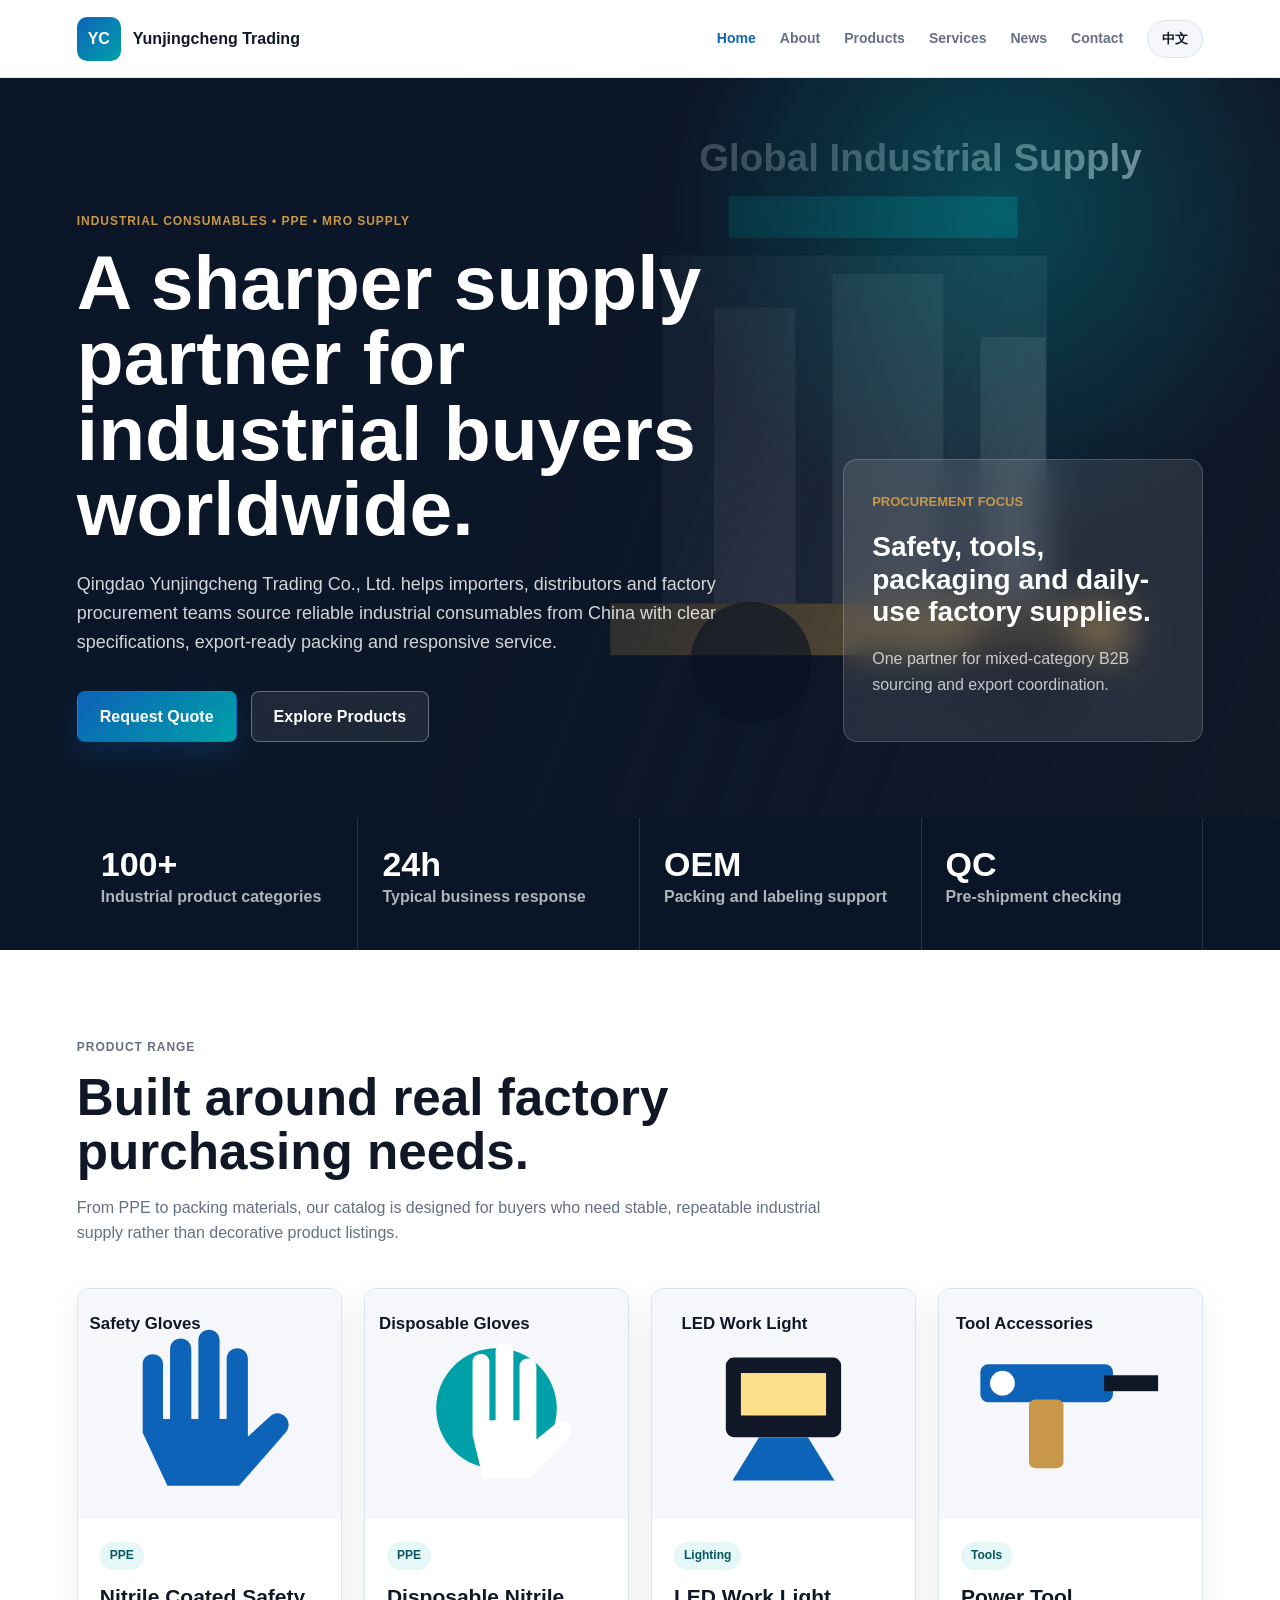
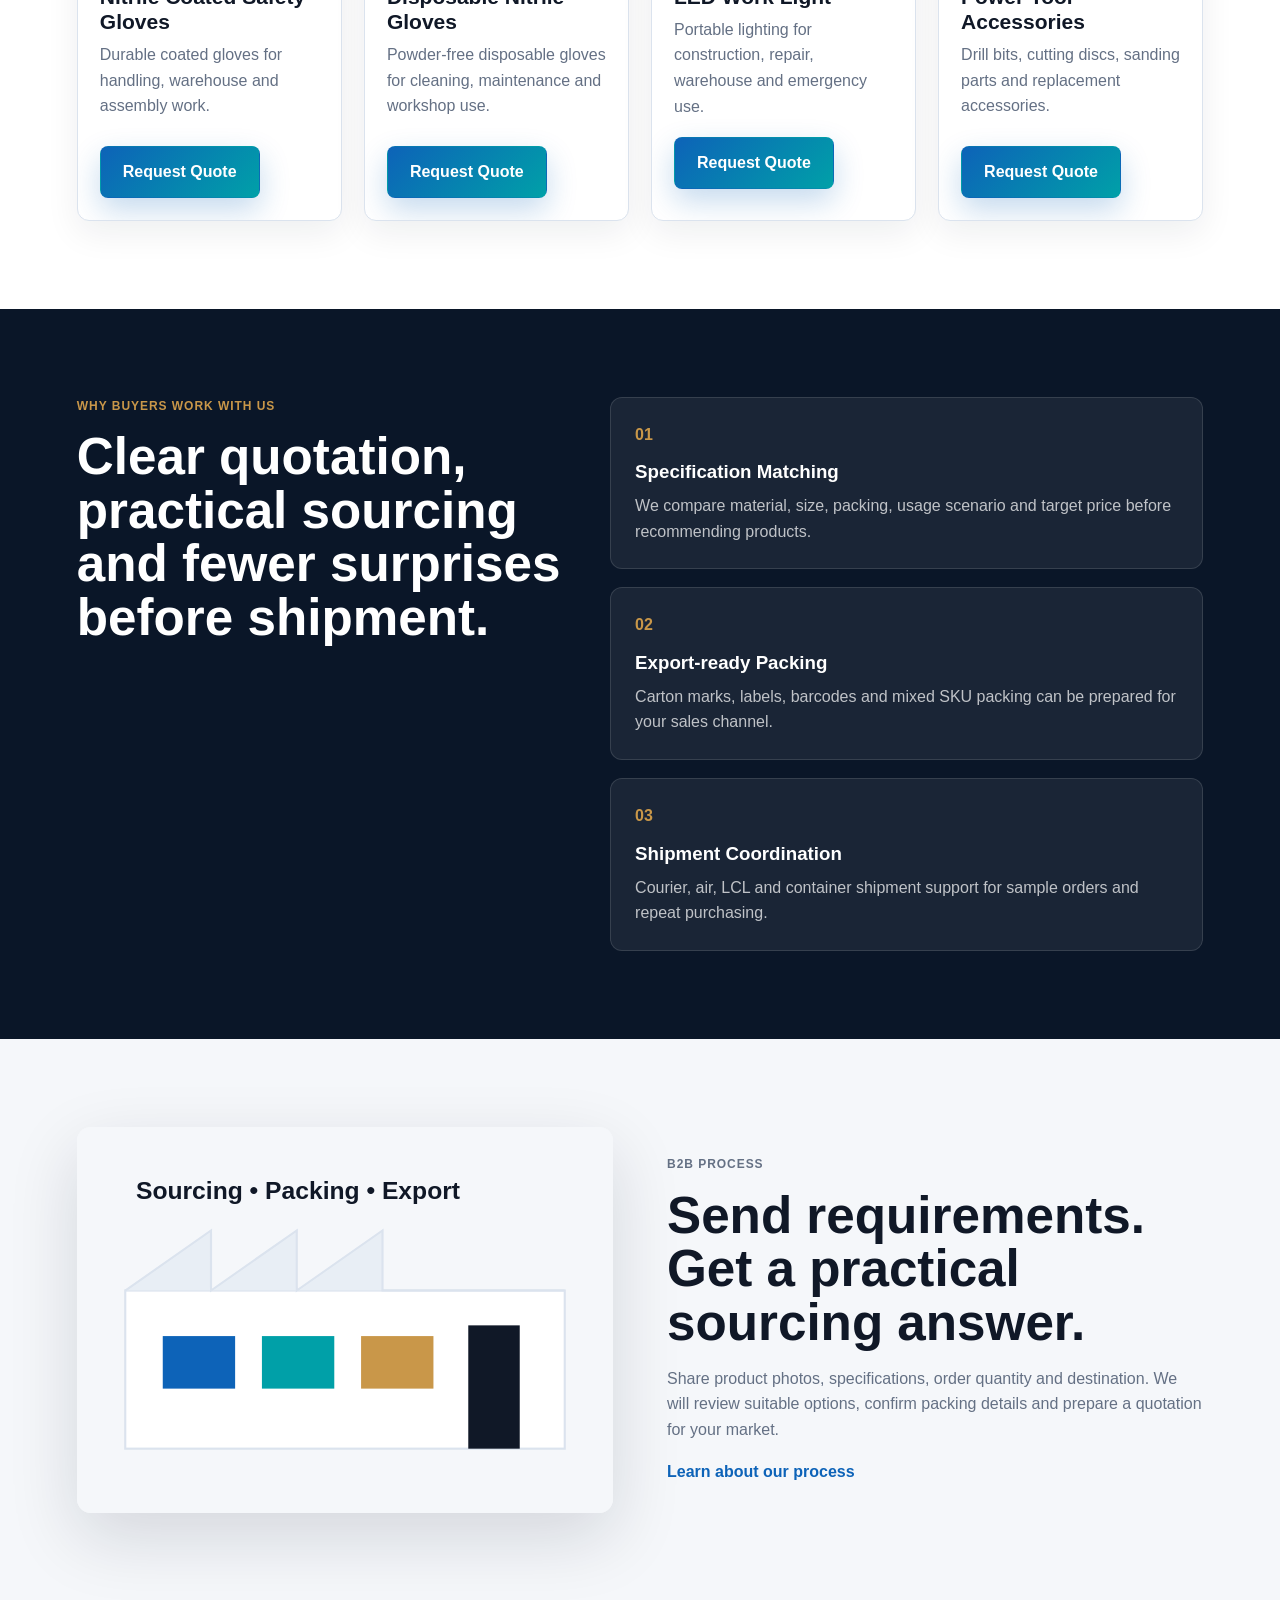
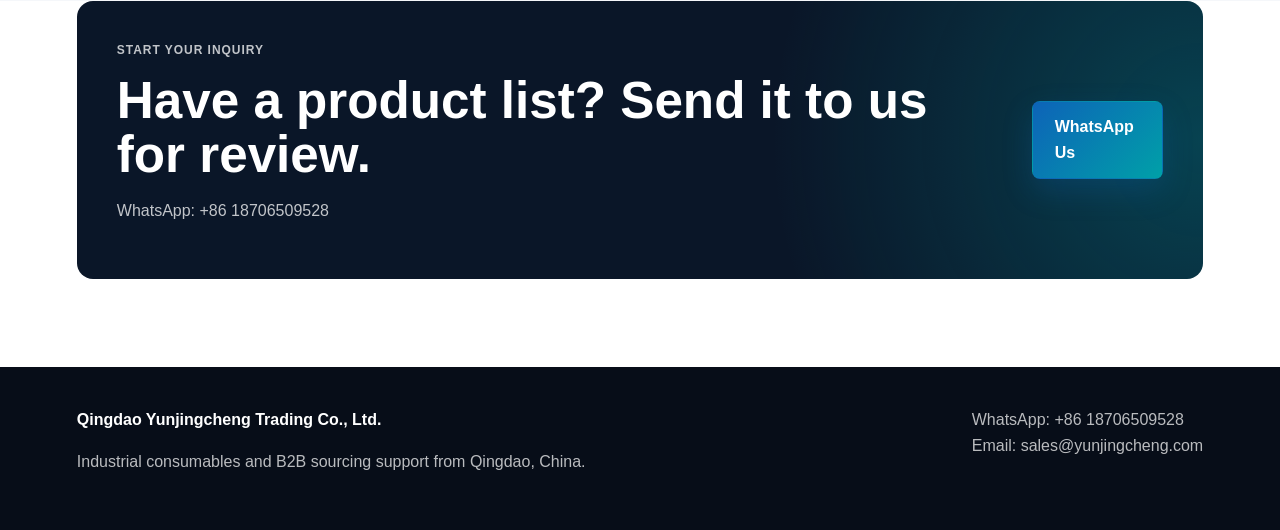
<file: index.html>
<!DOCTYPE html>
<html lang="en">
<head>
  <meta charset="UTF-8">
  <meta name="viewport" content="width=device-width, initial-scale=1.0">
  <meta name="description" content="Qingdao Yunjingcheng Trading Co., Ltd. supplies industrial consumables, PPE, MRO products, packaging materials and sourcing services for global B2B buyers.">
  <title>Qingdao Yunjingcheng Trading Co., Ltd. | Industrial Supplies</title>
  <link rel="stylesheet" href="css/style.css">
</head>
<body>
  <header class="site-header">
    <a class="brand" href="index.html" aria-label="Home">
      <span class="brand-mark">YC</span>
      <span class="brand-text" data-i18n="company_short">Yunjingcheng Trading</span>
    </a>
    <button class="nav-toggle" type="button" aria-label="Open navigation" aria-expanded="false"><span></span><span></span><span></span></button>
    <nav class="main-nav" aria-label="Main navigation">
      <a href="index.html" data-i18n="nav_home">Home</a>
      <a href="about.html" data-i18n="nav_about">About</a>
      <a href="products.html" data-i18n="nav_products">Products</a>
      <a href="services.html" data-i18n="nav_services">Services</a>
      <a href="news.html" data-i18n="nav_news">News</a>
      <a href="contact.html" data-i18n="nav_contact">Contact</a>
      <button class="lang-toggle" type="button" data-lang-toggle>中文</button>
    </nav>
  </header>

  <main>
    <section class="hero">
      <div class="hero-inner">
        <div class="hero-copy">
          <p class="eyebrow" data-i18n="home_eyebrow">Industrial Consumables • PPE • MRO Supply</p>
          <h1 data-i18n="home_title">A sharper supply partner for industrial buyers worldwide.</h1>
          <p data-i18n="home_desc">Qingdao Yunjingcheng Trading Co., Ltd. helps importers, distributors and factory procurement teams source reliable industrial consumables from China with clear specifications, export-ready packing and responsive service.</p>
          <div class="hero-actions">
            <a class="btn primary" href="contact.html" data-i18n="quote_now">Request Quote</a>
            <a class="btn ghost" href="products.html" data-i18n="explore_products">Explore Products</a>
          </div>
        </div>
        <aside class="hero-panel">
          <span data-i18n="hero_panel_label">Procurement Focus</span>
          <strong data-i18n="hero_panel_title">Safety, tools, packaging and daily-use factory supplies.</strong>
          <p data-i18n="hero_panel_desc">One partner for mixed-category B2B sourcing and export coordination.</p>
        </aside>
      </div>
    </section>

    <section class="metrics">
      <div><strong>100+</strong><span data-i18n="metric_categories">Industrial product categories</span></div>
      <div><strong>24h</strong><span data-i18n="metric_response">Typical business response</span></div>
      <div><strong>OEM</strong><span data-i18n="metric_oem">Packing and labeling support</span></div>
      <div><strong>QC</strong><span data-i18n="metric_qc">Pre-shipment checking</span></div>
    </section>

    <section class="section">
      <div class="section-head">
        <p class="eyebrow" data-i18n="range_eyebrow">Product Range</p>
        <h2 data-i18n="range_title">Built around real factory purchasing needs.</h2>
        <p data-i18n="range_desc">From PPE to packing materials, our catalog is designed for buyers who need stable, repeatable industrial supply rather than decorative product listings.</p>
      </div>
      <div id="featuredProducts" class="product-grid"></div>
    </section>

    <section class="section dark-feature">
      <div>
        <p class="eyebrow" data-i18n="why_eyebrow">Why Buyers Work With Us</p>
        <h2 data-i18n="why_title">Clear quotation, practical sourcing and fewer surprises before shipment.</h2>
      </div>
      <div class="feature-list">
        <article><span>01</span><h3 data-i18n="why_1_title">Specification Matching</h3><p data-i18n="why_1_desc">We compare material, size, packing, usage scenario and target price before recommending products.</p></article>
        <article><span>02</span><h3 data-i18n="why_2_title">Export-ready Packing</h3><p data-i18n="why_2_desc">Carton marks, labels, barcodes and mixed SKU packing can be prepared for your sales channel.</p></article>
        <article><span>03</span><h3 data-i18n="why_3_title">Shipment Coordination</h3><p data-i18n="why_3_desc">Courier, air, LCL and container shipment support for sample orders and repeat purchasing.</p></article>
      </div>
    </section>

    <section class="section split">
      <img src="images/factory.svg" alt="Industrial sourcing and warehouse illustration">
      <div>
        <p class="eyebrow" data-i18n="process_eyebrow">B2B Process</p>
        <h2 data-i18n="process_title">Send requirements. Get a practical sourcing answer.</h2>
        <p data-i18n="process_desc">Share product photos, specifications, order quantity and destination. We will review suitable options, confirm packing details and prepare a quotation for your market.</p>
        <a class="text-link" href="services.html" data-i18n="learn_process">Learn about our process</a>
      </div>
    </section>

    <section class="cta">
      <div>
        <p class="eyebrow" data-i18n="cta_eyebrow">Start Your Inquiry</p>
        <h2 data-i18n="cta_title">Have a product list? Send it to us for review.</h2>
        <p data-i18n="cta_desc">WhatsApp: +86 18706509528</p>
      </div>
      <a class="btn primary" href="https://wa.me/8618706509528" data-i18n="whatsapp_us">WhatsApp Us</a>
    </section>
  </main>

  <footer class="site-footer">
    <div><strong data-i18n="company_full">Qingdao Yunjingcheng Trading Co., Ltd.</strong><p data-i18n="footer_desc">Industrial consumables and B2B sourcing support from Qingdao, China.</p></div>
    <div><span>WhatsApp: +86 18706509528</span><span>Email: sales@yunjingcheng.com</span></div>
  </footer>

  <script src="js/main.js"></script>
</body>
</html>
</file>
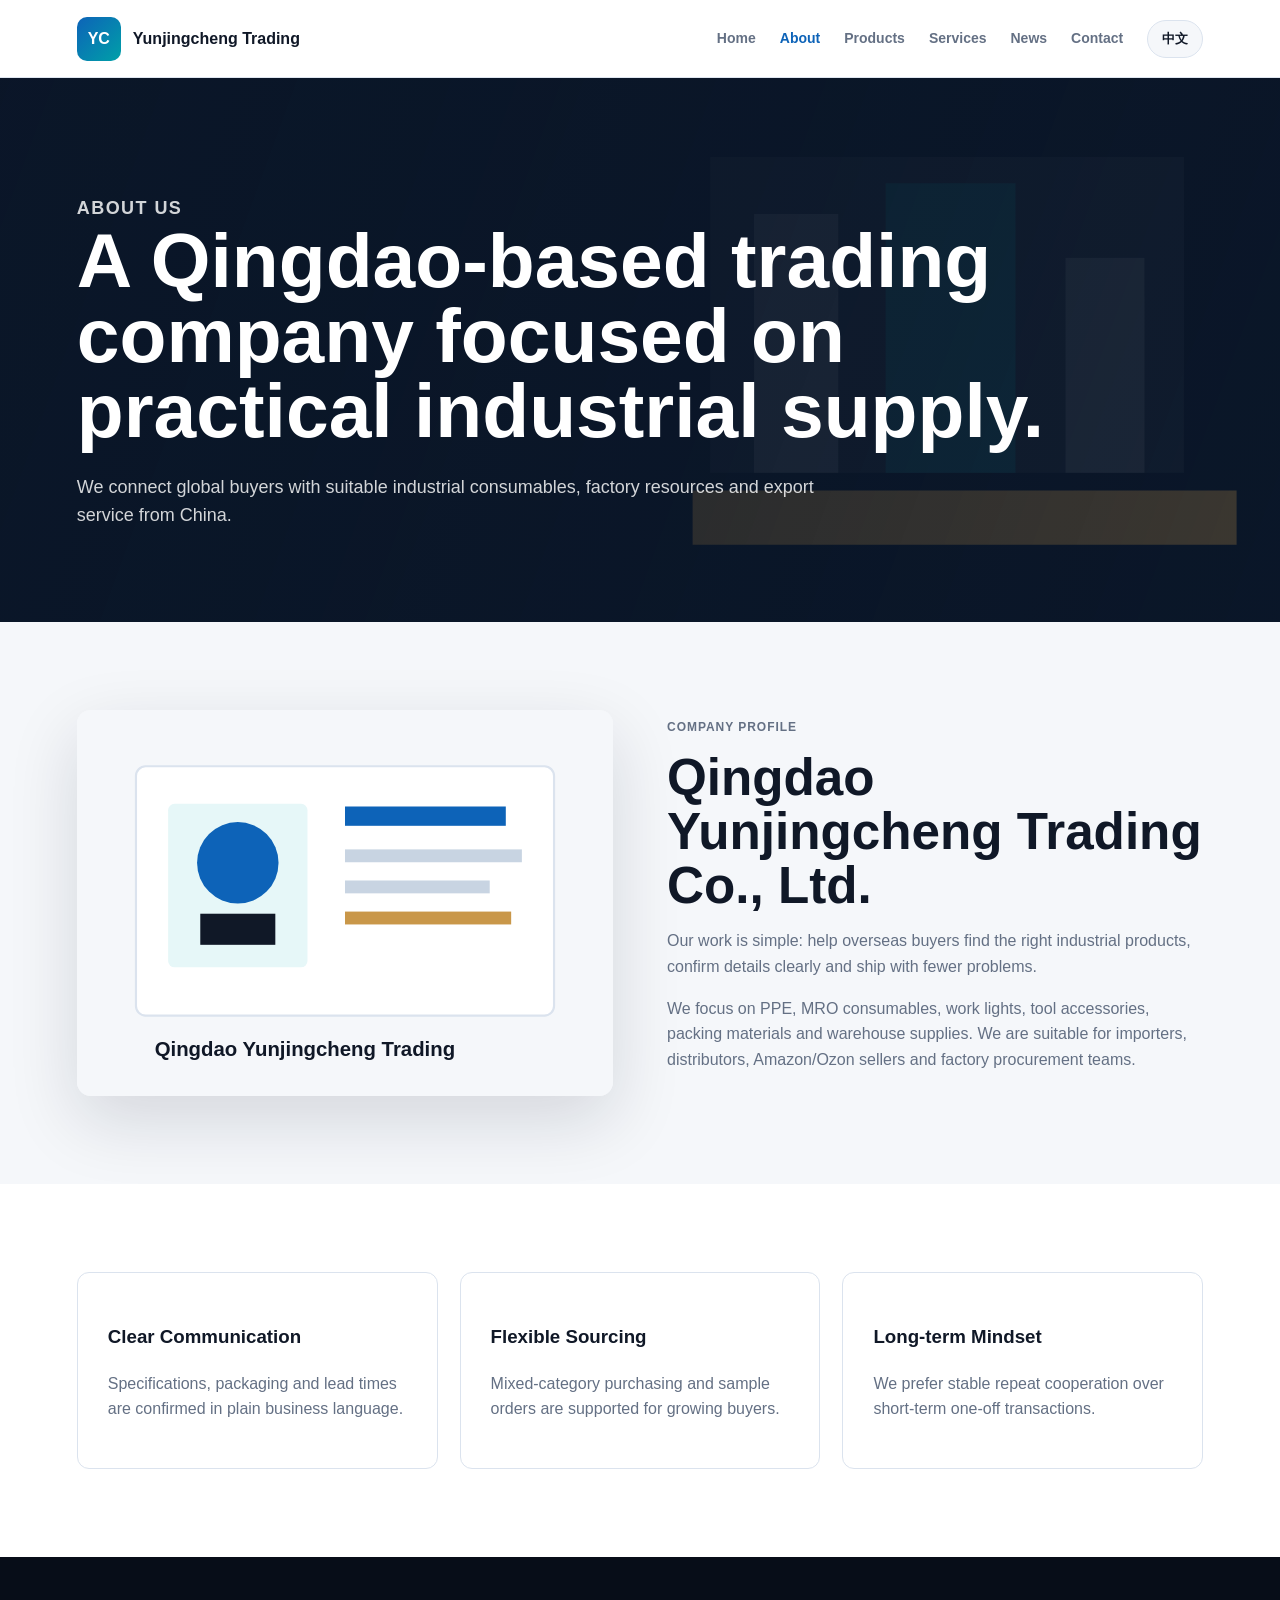
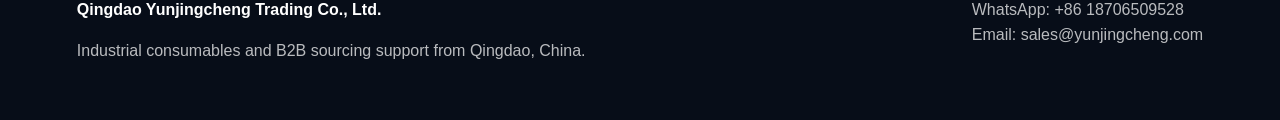
<file: about.html>
<!DOCTYPE html>
<html lang="en">
<head>
  <meta charset="UTF-8">
  <meta name="viewport" content="width=device-width, initial-scale=1.0">
  <title>About | Qingdao Yunjingcheng Trading Co., Ltd.</title>
  <link rel="stylesheet" href="css/style.css">
</head>
<body>
  <header class="site-header">
    <a class="brand" href="index.html"><span class="brand-mark">YC</span><span class="brand-text" data-i18n="company_short">Yunjingcheng Trading</span></a>
    <button class="nav-toggle" type="button" aria-label="Open navigation" aria-expanded="false"><span></span><span></span><span></span></button>
    <nav class="main-nav" aria-label="Main navigation">
      <a href="index.html" data-i18n="nav_home">Home</a><a href="about.html" data-i18n="nav_about">About</a><a href="products.html" data-i18n="nav_products">Products</a><a href="services.html" data-i18n="nav_services">Services</a><a href="news.html" data-i18n="nav_news">News</a><a href="contact.html" data-i18n="nav_contact">Contact</a><button class="lang-toggle" type="button" data-lang-toggle>中文</button>
    </nav>
  </header>
  <main>
    <section class="page-hero">
      <p class="eyebrow" data-i18n="about_eyebrow">About Us</p>
      <h1 data-i18n="about_title">A Qingdao-based trading company focused on practical industrial supply.</h1>
      <p data-i18n="about_desc">We connect global buyers with suitable industrial consumables, factory resources and export service from China.</p>
    </section>
    <section class="section split">
      <img src="images/about.svg" alt="Business team and industrial supply illustration">
      <div>
        <p class="eyebrow" data-i18n="company_profile">Company Profile</p>
        <h2 data-i18n="about_body_title">Qingdao Yunjingcheng Trading Co., Ltd.</h2>
        <p data-i18n="about_body_1">Our work is simple: help overseas buyers find the right industrial products, confirm details clearly and ship with fewer problems.</p>
        <p data-i18n="about_body_2">We focus on PPE, MRO consumables, work lights, tool accessories, packing materials and warehouse supplies. We are suitable for importers, distributors, Amazon/Ozon sellers and factory procurement teams.</p>
      </div>
    </section>
    <section class="section value-grid">
      <article><h3 data-i18n="about_card_1_title">Clear Communication</h3><p data-i18n="about_card_1_desc">Specifications, packaging and lead times are confirmed in plain business language.</p></article>
      <article><h3 data-i18n="about_card_2_title">Flexible Sourcing</h3><p data-i18n="about_card_2_desc">Mixed-category purchasing and sample orders are supported for growing buyers.</p></article>
      <article><h3 data-i18n="about_card_3_title">Long-term Mindset</h3><p data-i18n="about_card_3_desc">We prefer stable repeat cooperation over short-term one-off transactions.</p></article>
    </section>
  </main>
  <footer class="site-footer"><div><strong data-i18n="company_full">Qingdao Yunjingcheng Trading Co., Ltd.</strong><p data-i18n="footer_desc">Industrial consumables and B2B sourcing support from Qingdao, China.</p></div><div><span>WhatsApp: +86 18706509528</span><span>Email: sales@yunjingcheng.com</span></div></footer>
  <script src="js/main.js"></script>
</body>
</html>
</file>
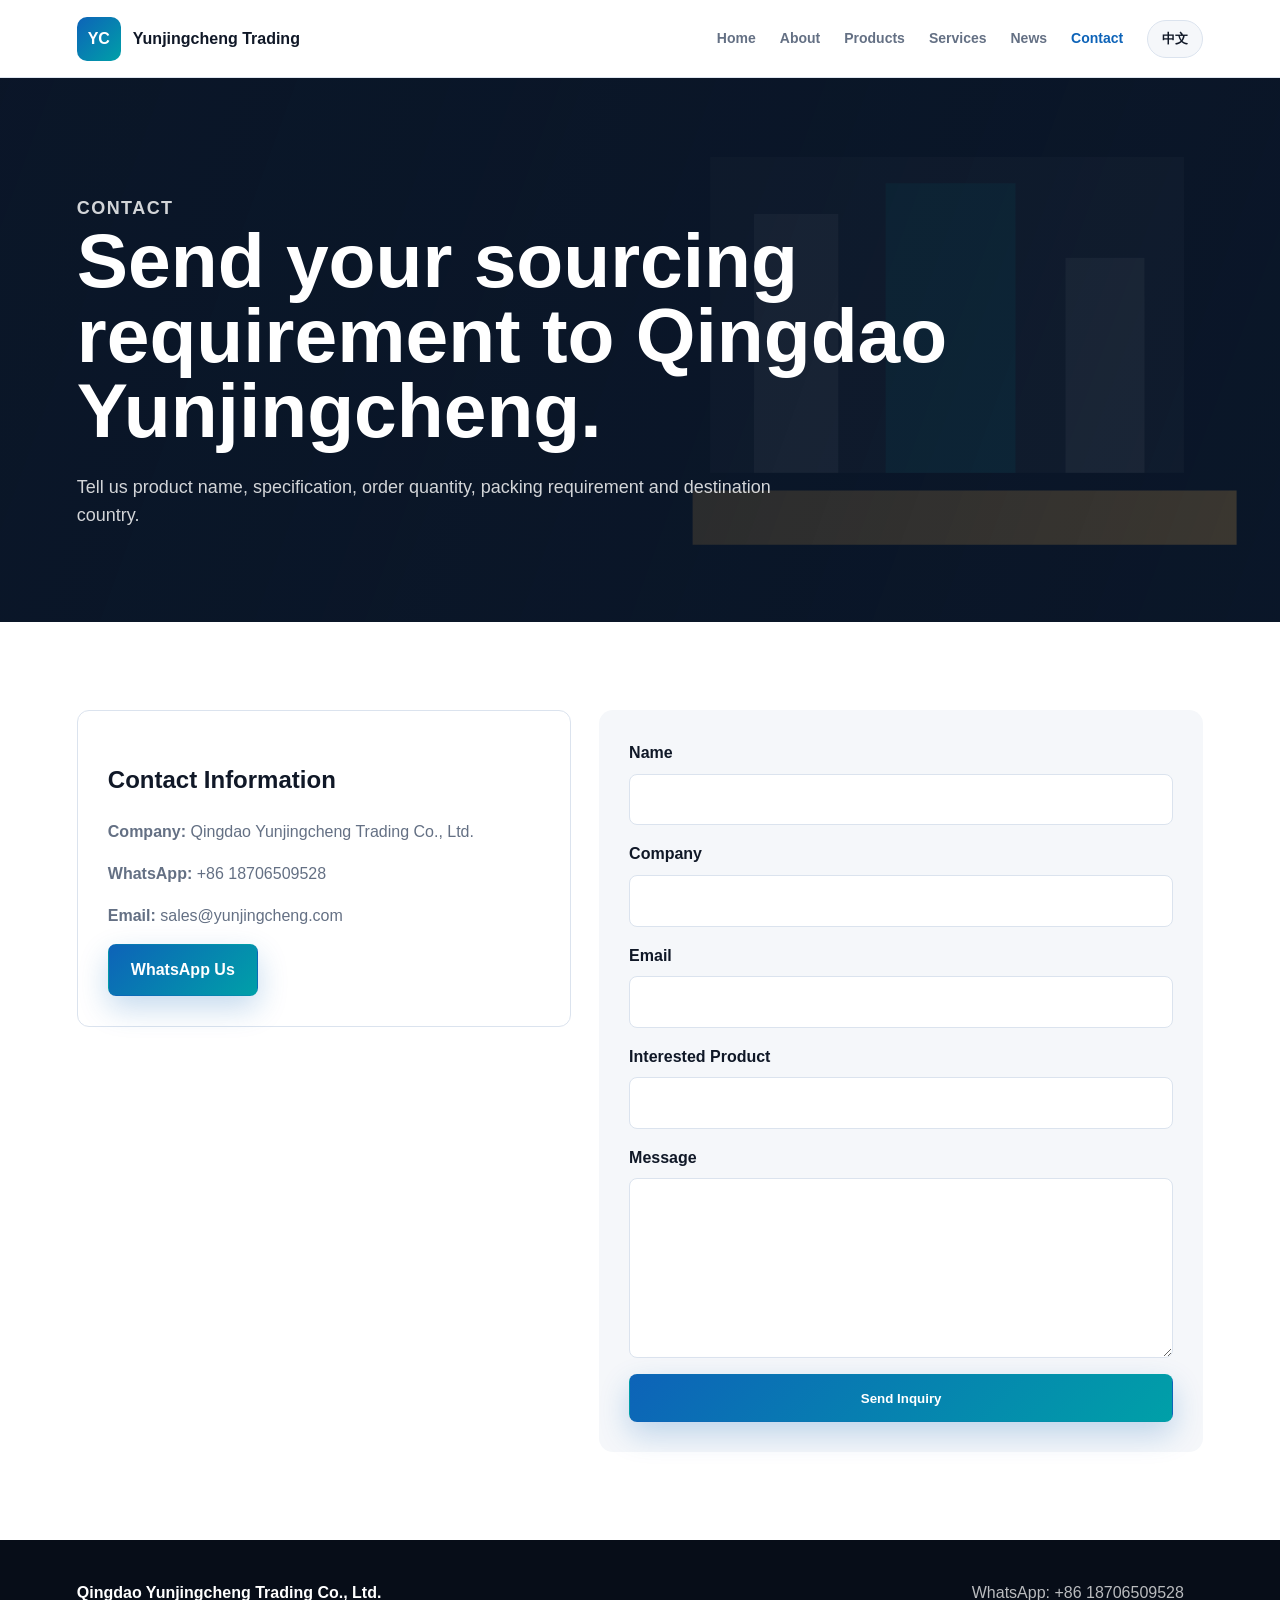
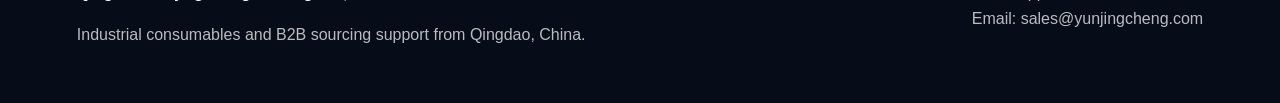
<file: contact.html>
<!DOCTYPE html>
<html lang="en">
<head>
  <meta charset="UTF-8">
  <meta name="viewport" content="width=device-width, initial-scale=1.0">
  <title>Contact | Qingdao Yunjingcheng Trading Co., Ltd.</title>
  <link rel="stylesheet" href="css/style.css">
</head>
<body>
  <header class="site-header">
    <a class="brand" href="index.html"><span class="brand-mark">YC</span><span class="brand-text" data-i18n="company_short">Yunjingcheng Trading</span></a>
    <button class="nav-toggle" type="button" aria-label="Open navigation" aria-expanded="false"><span></span><span></span><span></span></button>
    <nav class="main-nav" aria-label="Main navigation">
      <a href="index.html" data-i18n="nav_home">Home</a><a href="about.html" data-i18n="nav_about">About</a><a href="products.html" data-i18n="nav_products">Products</a><a href="services.html" data-i18n="nav_services">Services</a><a href="news.html" data-i18n="nav_news">News</a><a href="contact.html" data-i18n="nav_contact">Contact</a><button class="lang-toggle" type="button" data-lang-toggle>中文</button>
    </nav>
  </header>
  <main>
    <section class="page-hero">
      <p class="eyebrow" data-i18n="contact_eyebrow">Contact</p>
      <h1 data-i18n="contact_title">Send your sourcing requirement to Qingdao Yunjingcheng.</h1>
      <p data-i18n="contact_desc">Tell us product name, specification, order quantity, packing requirement and destination country.</p>
    </section>
    <section class="section contact-layout">
      <div class="contact-panel">
        <h2 data-i18n="contact_info">Contact Information</h2>
        <p><strong data-i18n="company_label">Company:</strong> <span data-i18n="company_full">Qingdao Yunjingcheng Trading Co., Ltd.</span></p>
        <p><strong>WhatsApp:</strong> +86 18706509528</p>
        <p><strong>Email:</strong> sales@yunjingcheng.com</p>
        <a class="btn primary" href="https://wa.me/8618706509528" data-i18n="whatsapp_us">WhatsApp Us</a>
      </div>
      <form class="inquiry-form" action="mailto:sales@yunjingcheng.com" method="post" enctype="text/plain">
        <label><span data-i18n="form_name">Name</span><input type="text" name="name" required></label>
        <label><span data-i18n="form_company">Company</span><input type="text" name="company"></label>
        <label><span data-i18n="form_email">Email</span><input type="email" name="email" required></label>
        <label><span data-i18n="form_product">Interested Product</span><input id="inquiryProduct" type="text" name="product"></label>
        <label><span data-i18n="form_message">Message</span><textarea name="message" rows="6"></textarea></label>
        <button class="btn primary" type="submit" data-i18n="send_inquiry">Send Inquiry</button>
      </form>
    </section>
  </main>
  <footer class="site-footer"><div><strong data-i18n="company_full">Qingdao Yunjingcheng Trading Co., Ltd.</strong><p data-i18n="footer_desc">Industrial consumables and B2B sourcing support from Qingdao, China.</p></div><div><span>WhatsApp: +86 18706509528</span><span>Email: sales@yunjingcheng.com</span></div></footer>
  <script src="js/main.js"></script>
</body>
</html>
</file>
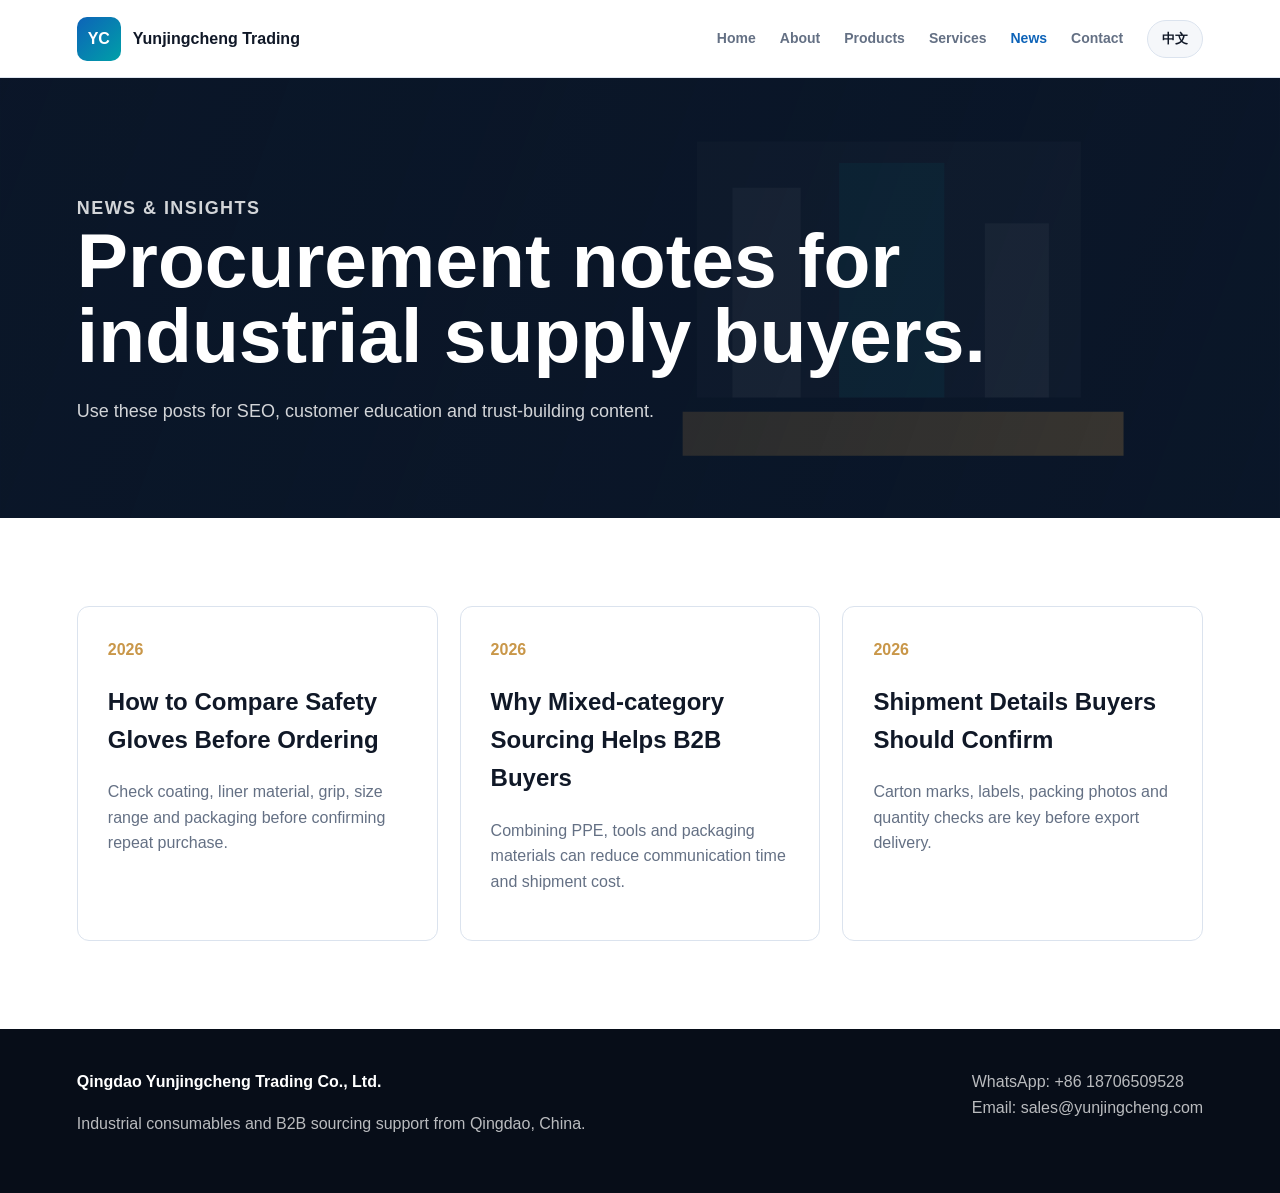
<file: news.html>
<!DOCTYPE html>
<html lang="en">
<head>
  <meta charset="UTF-8">
  <meta name="viewport" content="width=device-width, initial-scale=1.0">
  <title>News | Qingdao Yunjingcheng Trading Co., Ltd.</title>
  <link rel="stylesheet" href="css/style.css">
</head>
<body>
  <header class="site-header">
    <a class="brand" href="index.html"><span class="brand-mark">YC</span><span class="brand-text" data-i18n="company_short">Yunjingcheng Trading</span></a>
    <button class="nav-toggle" type="button" aria-label="Open navigation" aria-expanded="false"><span></span><span></span><span></span></button>
    <nav class="main-nav" aria-label="Main navigation">
      <a href="index.html" data-i18n="nav_home">Home</a><a href="about.html" data-i18n="nav_about">About</a><a href="products.html" data-i18n="nav_products">Products</a><a href="services.html" data-i18n="nav_services">Services</a><a href="news.html" data-i18n="nav_news">News</a><a href="contact.html" data-i18n="nav_contact">Contact</a><button class="lang-toggle" type="button" data-lang-toggle>中文</button>
    </nav>
  </header>
  <main>
    <section class="page-hero">
      <p class="eyebrow" data-i18n="news_eyebrow">News & Insights</p>
      <h1 data-i18n="news_title">Procurement notes for industrial supply buyers.</h1>
      <p data-i18n="news_desc">Use these posts for SEO, customer education and trust-building content.</p>
    </section>
    <section class="section news-grid">
      <article><span>2026</span><h2 data-i18n="news_1_title">How to Compare Safety Gloves Before Ordering</h2><p data-i18n="news_1_desc">Check coating, liner material, grip, size range and packaging before confirming repeat purchase.</p></article>
      <article><span>2026</span><h2 data-i18n="news_2_title">Why Mixed-category Sourcing Helps B2B Buyers</h2><p data-i18n="news_2_desc">Combining PPE, tools and packaging materials can reduce communication time and shipment cost.</p></article>
      <article><span>2026</span><h2 data-i18n="news_3_title">Shipment Details Buyers Should Confirm</h2><p data-i18n="news_3_desc">Carton marks, labels, packing photos and quantity checks are key before export delivery.</p></article>
    </section>
  </main>
  <footer class="site-footer"><div><strong data-i18n="company_full">Qingdao Yunjingcheng Trading Co., Ltd.</strong><p data-i18n="footer_desc">Industrial consumables and B2B sourcing support from Qingdao, China.</p></div><div><span>WhatsApp: +86 18706509528</span><span>Email: sales@yunjingcheng.com</span></div></footer>
  <script src="js/main.js"></script>
</body>
</html>
</file>
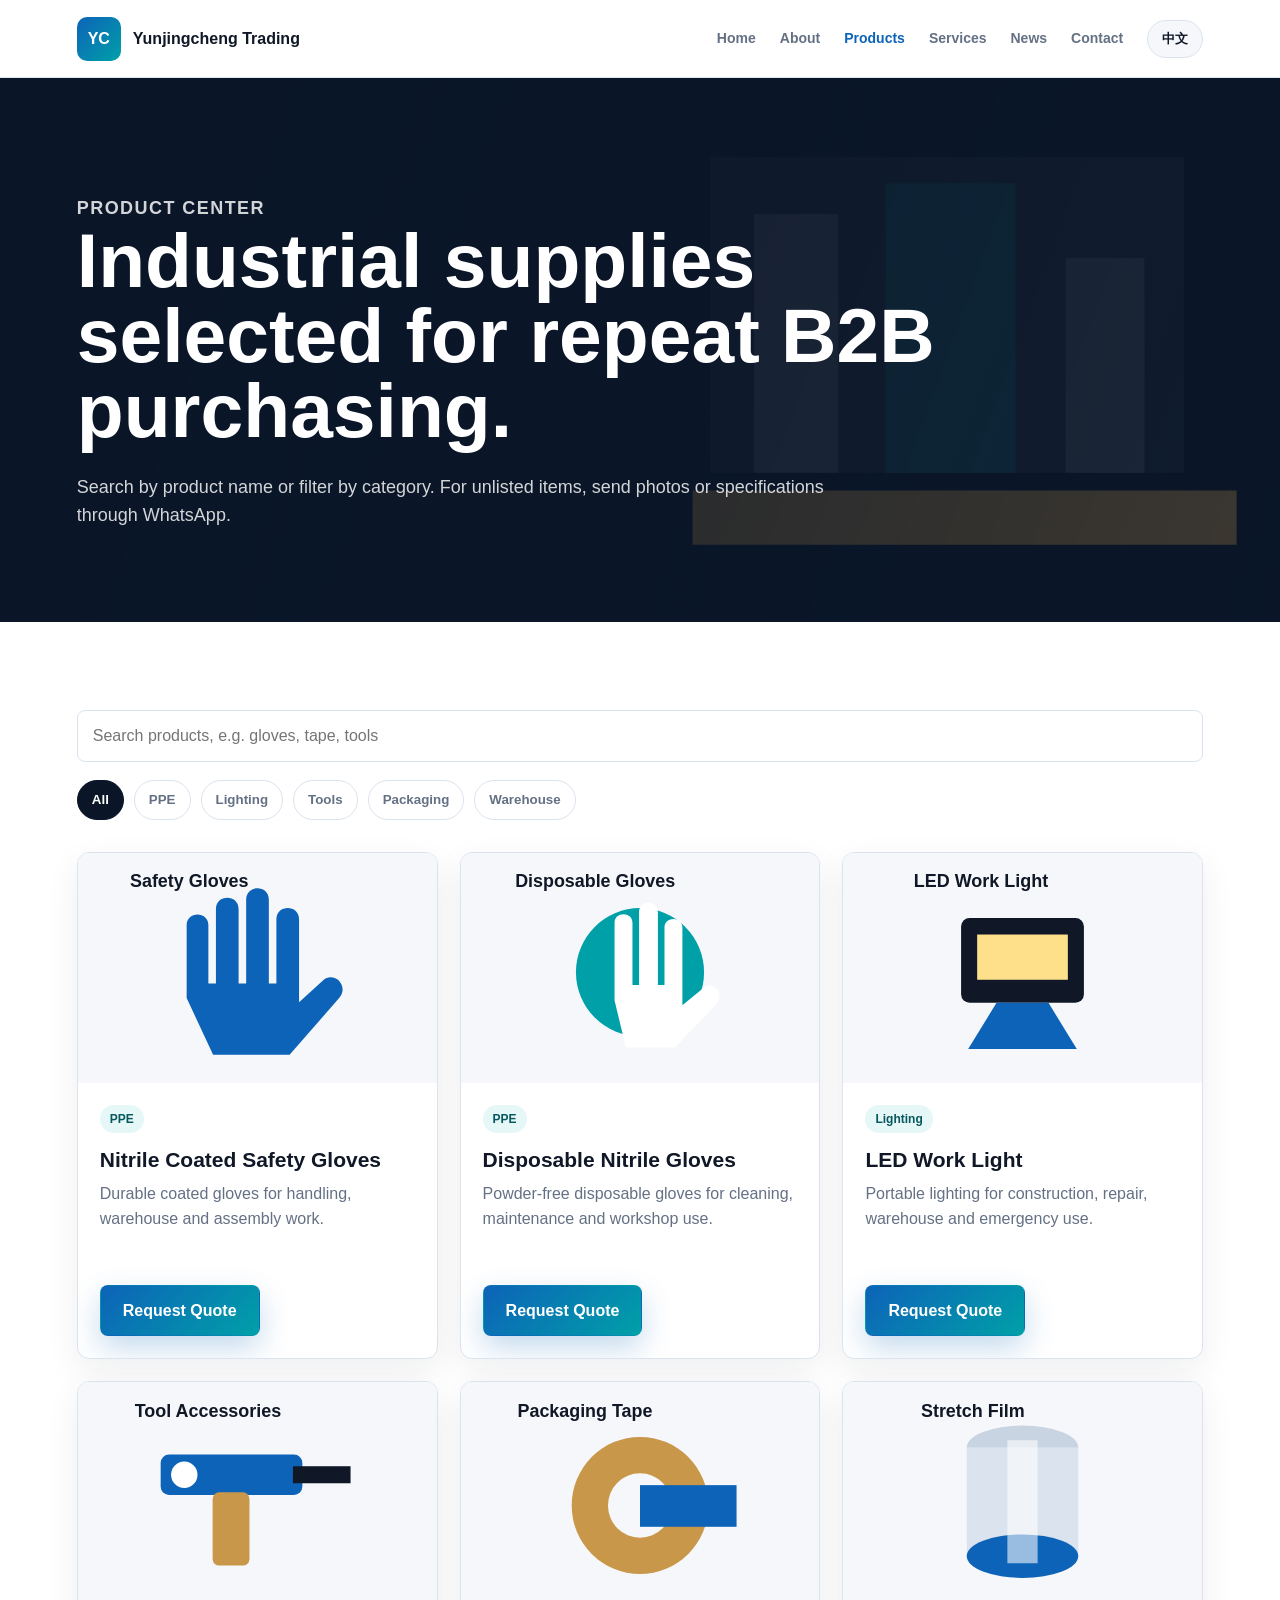
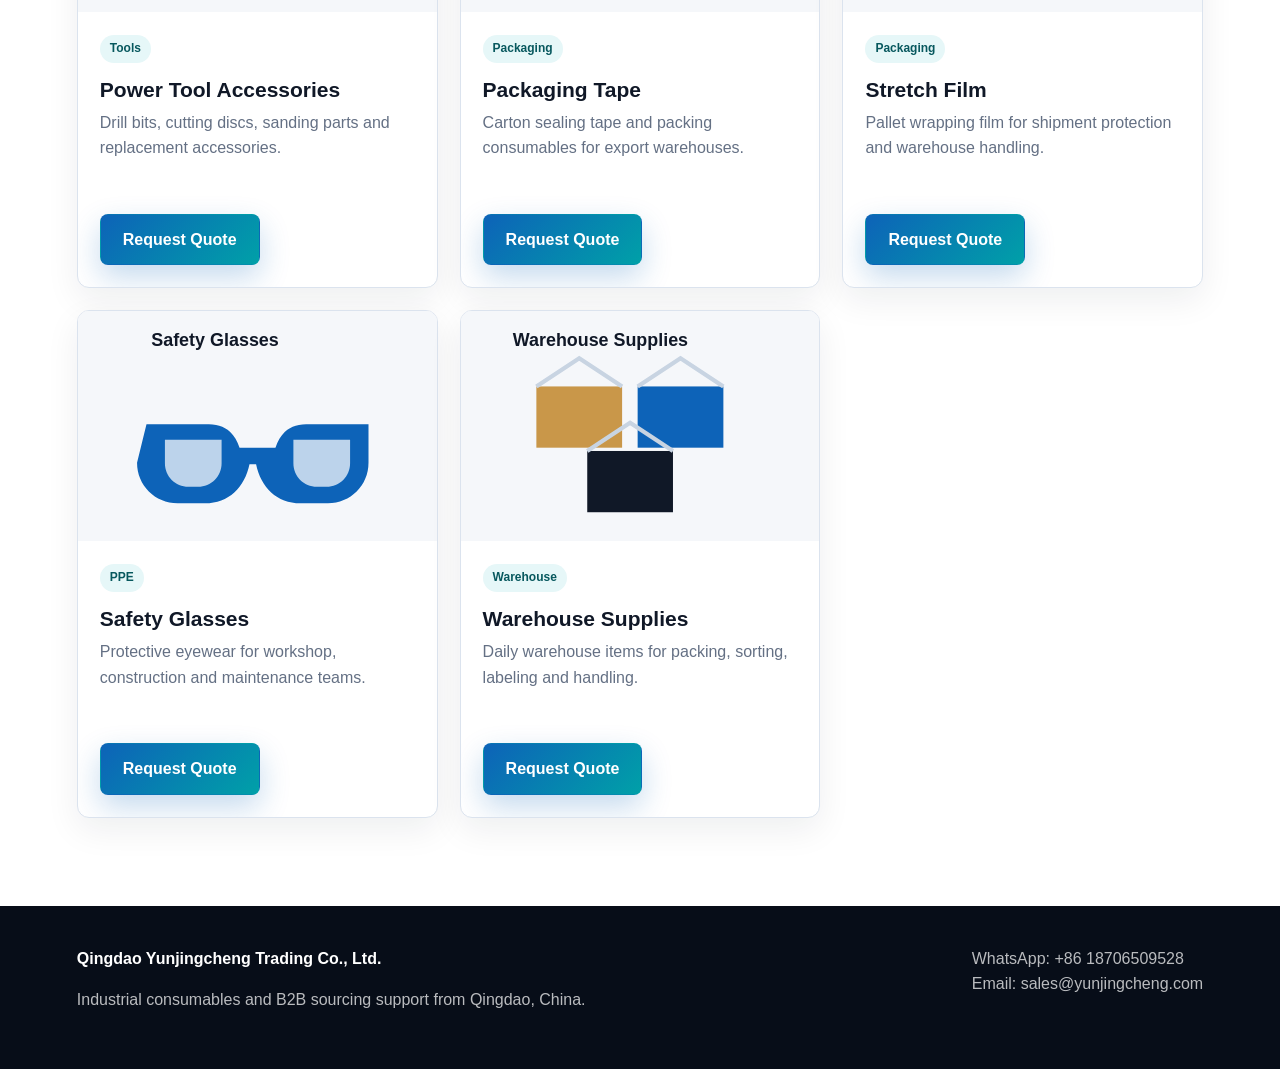
<file: products.html>
<!DOCTYPE html>
<html lang="en">
<head>
  <meta charset="UTF-8">
  <meta name="viewport" content="width=device-width, initial-scale=1.0">
  <meta name="description" content="Industrial consumables catalog from Qingdao Yunjingcheng Trading Co., Ltd.">
  <title>Products | Qingdao Yunjingcheng Trading Co., Ltd.</title>
  <link rel="stylesheet" href="css/style.css">
</head>
<body>
  <header class="site-header">
    <a class="brand" href="index.html"><span class="brand-mark">YC</span><span class="brand-text" data-i18n="company_short">Yunjingcheng Trading</span></a>
    <button class="nav-toggle" type="button" aria-label="Open navigation" aria-expanded="false"><span></span><span></span><span></span></button>
    <nav class="main-nav" aria-label="Main navigation">
      <a href="index.html" data-i18n="nav_home">Home</a><a href="about.html" data-i18n="nav_about">About</a><a href="products.html" data-i18n="nav_products">Products</a><a href="services.html" data-i18n="nav_services">Services</a><a href="news.html" data-i18n="nav_news">News</a><a href="contact.html" data-i18n="nav_contact">Contact</a><button class="lang-toggle" type="button" data-lang-toggle>中文</button>
    </nav>
  </header>
  <main>
    <section class="page-hero">
      <p class="eyebrow" data-i18n="products_eyebrow">Product Center</p>
      <h1 data-i18n="products_title">Industrial supplies selected for repeat B2B purchasing.</h1>
      <p data-i18n="products_desc">Search by product name or filter by category. For unlisted items, send photos or specifications through WhatsApp.</p>
    </section>
    <section class="section">
      <div class="catalog-tools">
        <input id="productSearch" type="search" data-i18n-placeholder="search_placeholder" placeholder="Search products, e.g. gloves, tape, tools">
        <div id="categoryFilters" class="filter-row"></div>
      </div>
      <div id="productCatalog" class="product-grid large"></div>
    </section>
  </main>
  <footer class="site-footer">
    <div><strong data-i18n="company_full">Qingdao Yunjingcheng Trading Co., Ltd.</strong><p data-i18n="footer_desc">Industrial consumables and B2B sourcing support from Qingdao, China.</p></div>
    <div><span>WhatsApp: +86 18706509528</span><span>Email: sales@yunjingcheng.com</span></div>
  </footer>
  <script src="js/main.js"></script>
</body>
</html>
</file>
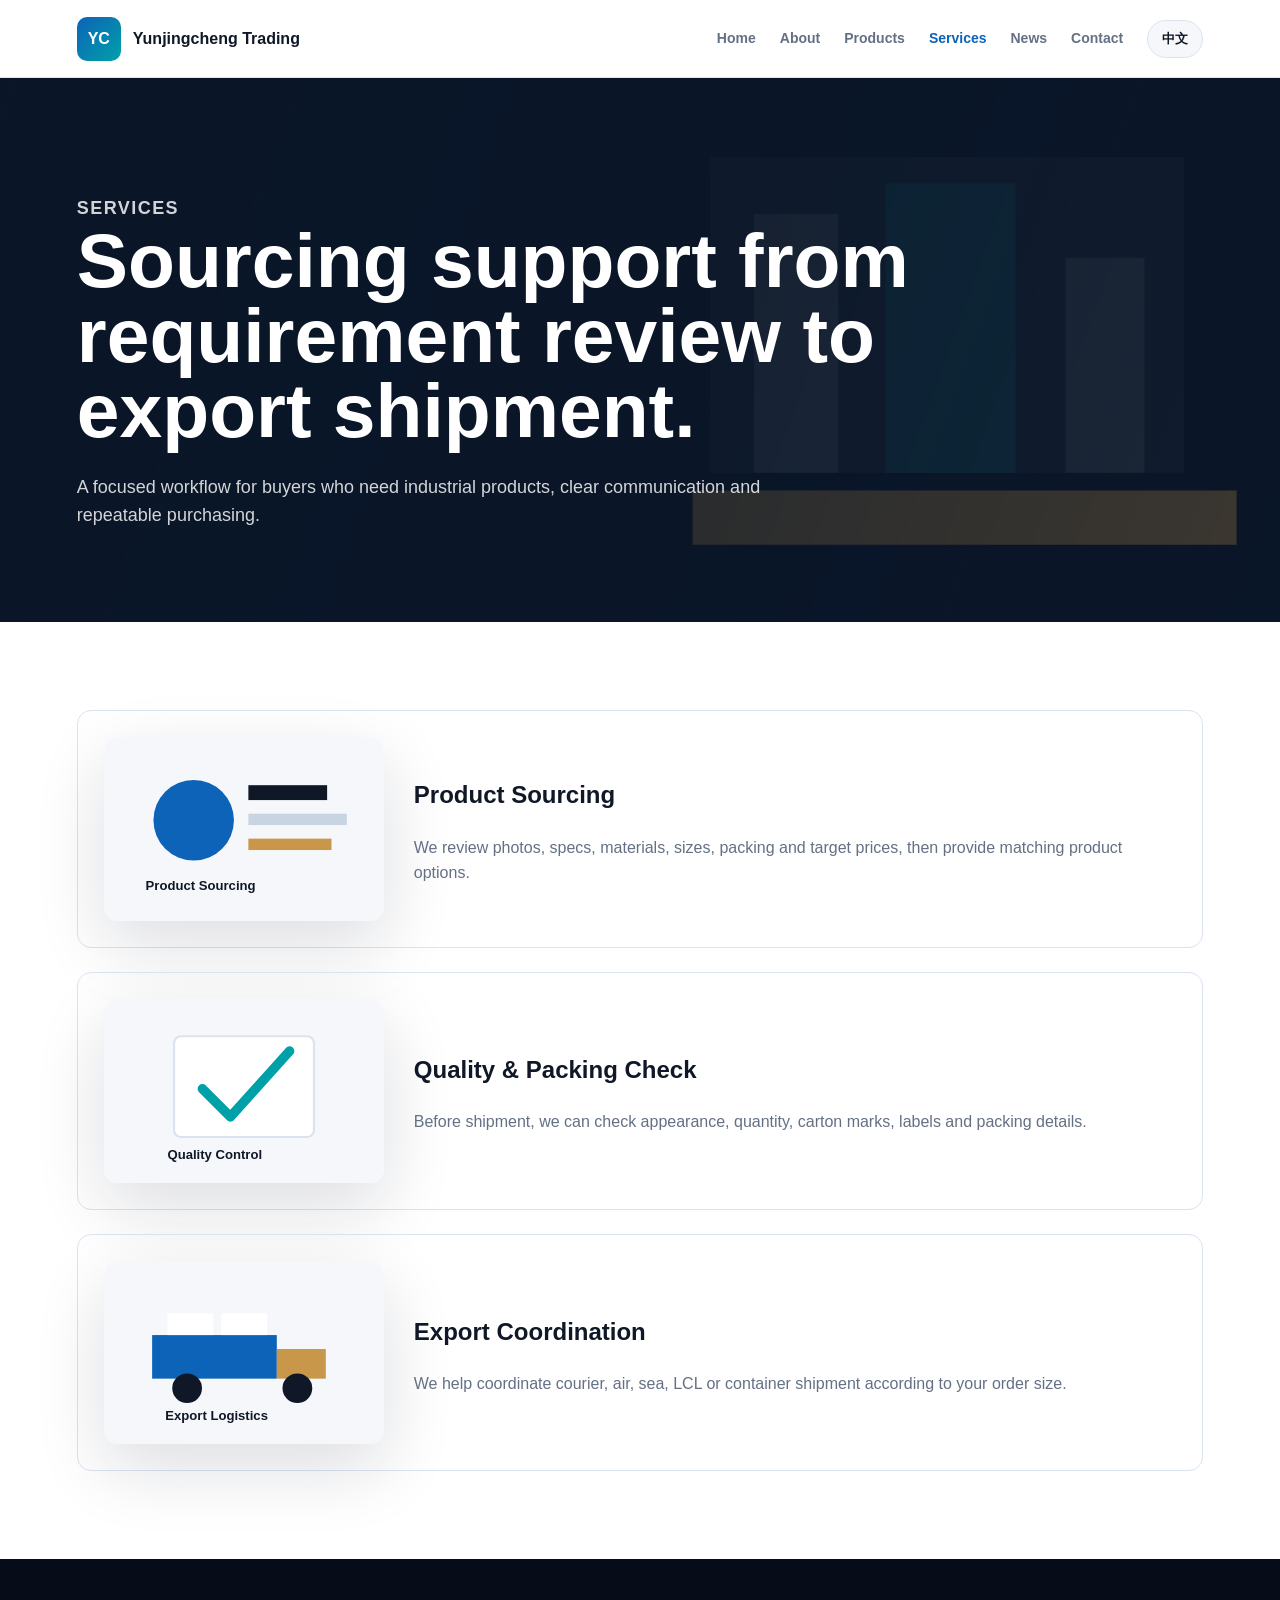
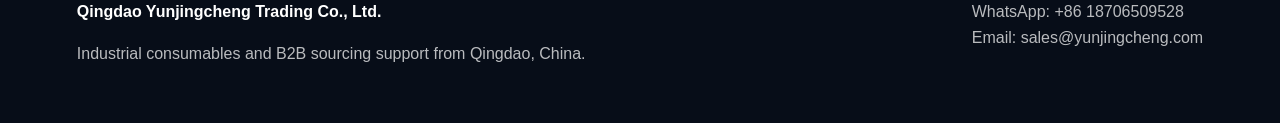
<file: services.html>
<!DOCTYPE html>
<html lang="en">
<head>
  <meta charset="UTF-8">
  <meta name="viewport" content="width=device-width, initial-scale=1.0">
  <title>Services | Qingdao Yunjingcheng Trading Co., Ltd.</title>
  <link rel="stylesheet" href="css/style.css">
</head>
<body>
  <header class="site-header">
    <a class="brand" href="index.html"><span class="brand-mark">YC</span><span class="brand-text" data-i18n="company_short">Yunjingcheng Trading</span></a>
    <button class="nav-toggle" type="button" aria-label="Open navigation" aria-expanded="false"><span></span><span></span><span></span></button>
    <nav class="main-nav" aria-label="Main navigation">
      <a href="index.html" data-i18n="nav_home">Home</a><a href="about.html" data-i18n="nav_about">About</a><a href="products.html" data-i18n="nav_products">Products</a><a href="services.html" data-i18n="nav_services">Services</a><a href="news.html" data-i18n="nav_news">News</a><a href="contact.html" data-i18n="nav_contact">Contact</a><button class="lang-toggle" type="button" data-lang-toggle>中文</button>
    </nav>
  </header>
  <main>
    <section class="page-hero">
      <p class="eyebrow" data-i18n="services_eyebrow">Services</p>
      <h1 data-i18n="services_title">Sourcing support from requirement review to export shipment.</h1>
      <p data-i18n="services_desc">A focused workflow for buyers who need industrial products, clear communication and repeatable purchasing.</p>
    </section>
    <section class="section service-list">
      <article><img src="images/service-sourcing.svg" alt="Sourcing"><div><h2 data-i18n="service_1_title">Product Sourcing</h2><p data-i18n="service_1_desc">We review photos, specs, materials, sizes, packing and target prices, then provide matching product options.</p></div></article>
      <article><img src="images/service-qc.svg" alt="Quality control"><div><h2 data-i18n="service_2_title">Quality & Packing Check</h2><p data-i18n="service_2_desc">Before shipment, we can check appearance, quantity, carton marks, labels and packing details.</p></div></article>
      <article><img src="images/service-logistics.svg" alt="Export logistics"><div><h2 data-i18n="service_3_title">Export Coordination</h2><p data-i18n="service_3_desc">We help coordinate courier, air, sea, LCL or container shipment according to your order size.</p></div></article>
    </section>
  </main>
  <footer class="site-footer"><div><strong data-i18n="company_full">Qingdao Yunjingcheng Trading Co., Ltd.</strong><p data-i18n="footer_desc">Industrial consumables and B2B sourcing support from Qingdao, China.</p></div><div><span>WhatsApp: +86 18706509528</span><span>Email: sales@yunjingcheng.com</span></div></footer>
  <script src="js/main.js"></script>
</body>
</html>
</file>
<file: css/style.css>
:root {
  --ink: #101827;
  --muted: #647084;
  --line: #dbe3ee;
  --paper: #ffffff;
  --soft: #f5f7fa;
  --deep: #0a1628;
  --brand: #0d63b8;
  --brand-2: #00a0a8;
  --gold: #c99749;
  --shadow: 0 24px 70px rgba(16, 24, 39, 0.14);
}

* { box-sizing: border-box; }
html { scroll-behavior: smooth; }
body {
  margin: 0;
  color: var(--ink);
  background: var(--paper);
  font-family: Inter, Arial, "Microsoft YaHei", sans-serif;
  line-height: 1.6;
}
img { display: block; max-width: 100%; }
a { color: inherit; }

.site-header {
  position: sticky;
  top: 0;
  z-index: 20;
  display: flex;
  align-items: center;
  justify-content: space-between;
  min-height: 78px;
  padding: 0 6vw;
  background: rgba(255, 255, 255, 0.94);
  border-bottom: 1px solid rgba(219, 227, 238, 0.88);
  backdrop-filter: blur(16px);
}
.brand {
  display: inline-flex;
  align-items: center;
  gap: 12px;
  font-weight: 850;
  text-decoration: none;
  white-space: nowrap;
}
.brand-mark {
  display: grid;
  width: 44px;
  height: 44px;
  place-items: center;
  color: white;
  background: linear-gradient(135deg, var(--brand), var(--brand-2));
  border-radius: 10px;
  letter-spacing: 0;
}
.brand-text { max-width: 260px; overflow: hidden; text-overflow: ellipsis; }
.main-nav {
  display: flex;
  align-items: center;
  gap: 24px;
}
.main-nav a {
  color: var(--muted);
  font-size: 14px;
  font-weight: 750;
  text-decoration: none;
}
.main-nav a:hover,
.main-nav a.active { color: var(--brand); }
.lang-toggle {
  min-height: 38px;
  padding: 0 14px;
  color: var(--ink);
  background: var(--soft);
  border: 1px solid var(--line);
  border-radius: 999px;
  font-weight: 800;
  cursor: pointer;
}
.nav-toggle {
  display: none;
  width: 42px;
  height: 42px;
  padding: 8px;
  background: white;
  border: 1px solid var(--line);
  border-radius: 8px;
}
.nav-toggle span { display: block; height: 2px; margin: 6px 0; background: var(--ink); }

.hero {
  min-height: 720px;
  display: flex;
  align-items: stretch;
  padding: 44px 6vw 76px;
  color: white;
  background:
    radial-gradient(circle at 78% 18%, rgba(0, 160, 168, 0.35), transparent 28%),
    linear-gradient(110deg, rgba(10, 22, 40, 0.95), rgba(10, 22, 40, 0.76) 54%, rgba(10, 22, 40, 0.2)),
    url("../images/hero.svg") center / cover no-repeat;
}
.hero-inner {
  width: 100%;
  display: grid;
  grid-template-columns: minmax(0, 1fr) 360px;
  gap: 40px;
  align-items: end;
}
.hero-copy { max-width: 860px; padding-top: 90px; }
.eyebrow {
  margin: 0 0 14px;
  color: var(--gold);
  font-size: 12px;
  font-weight: 900;
  letter-spacing: 0.08em;
  text-transform: uppercase;
}
h1, h2, h3, p { overflow-wrap: anywhere; }
.hero h1,
.page-hero h1 {
  margin: 0;
  max-width: 980px;
  font-size: clamp(42px, 6vw, 78px);
  line-height: 0.98;
  letter-spacing: 0;
}
.hero-copy > p:not(.eyebrow),
.page-hero > p {
  max-width: 760px;
  margin: 24px 0 0;
  color: rgba(255, 255, 255, 0.82);
  font-size: 18px;
}
.hero-actions { display: flex; gap: 14px; flex-wrap: wrap; margin-top: 34px; }
.btn {
  display: inline-flex;
  min-height: 48px;
  align-items: center;
  justify-content: center;
  padding: 12px 22px;
  border: 1px solid transparent;
  border-radius: 8px;
  font-weight: 850;
  text-decoration: none;
  cursor: pointer;
}
.btn.primary { color: white; background: linear-gradient(135deg, var(--brand), var(--brand-2)); box-shadow: 0 12px 30px rgba(13, 99, 184, 0.24); }
.btn.ghost { color: white; border-color: rgba(255, 255, 255, 0.32); background: rgba(255, 255, 255, 0.08); }
.hero-panel {
  padding: 28px;
  background: rgba(255, 255, 255, 0.1);
  border: 1px solid rgba(255, 255, 255, 0.18);
  border-radius: 14px;
  backdrop-filter: blur(18px);
}
.hero-panel span { color: var(--gold); font-size: 13px; font-weight: 900; text-transform: uppercase; }
.hero-panel strong { display: block; margin: 18px 0; font-size: 28px; line-height: 1.15; }
.hero-panel p { color: rgba(255, 255, 255, 0.74); }

.metrics {
  display: grid;
  grid-template-columns: repeat(4, 1fr);
  padding: 0 6vw;
  background: var(--deep);
}
.metrics div {
  min-height: 132px;
  padding: 28px 24px;
  color: white;
  border-right: 1px solid rgba(255,255,255,.12);
}
.metrics strong { display: block; font-size: 34px; line-height: 1.1; }
.metrics span { color: rgba(255,255,255,.68); font-weight: 750; }

.section { padding: 88px 6vw; }
.section-head { max-width: 780px; margin-bottom: 42px; }
.section-head h2,
.dark-feature h2,
.split h2,
.cta h2 {
  margin: 0 0 16px;
  font-size: clamp(32px, 4vw, 54px);
  line-height: 1.05;
}
.section-head p,
.split p,
.value-grid p,
.news-grid p,
.service-list p,
.contact-panel p { color: var(--muted); }

.product-grid {
  display: grid;
  grid-template-columns: repeat(4, 1fr);
  gap: 22px;
}
.product-grid.large { grid-template-columns: repeat(3, 1fr); }
.product-card {
  overflow: hidden;
  background: white;
  border: 1px solid var(--line);
  border-radius: 12px;
  box-shadow: 0 12px 34px rgba(16, 24, 39, 0.07);
}
.product-card img {
  width: 100%;
  height: 230px;
  object-fit: cover;
  background: var(--soft);
}
.product-card div { padding: 22px; }
.tag {
  display: inline-flex;
  min-height: 28px;
  align-items: center;
  padding: 4px 10px;
  color: #07585e;
  background: #e6f7f8;
  border-radius: 999px;
  font-size: 12px;
  font-weight: 900;
}
.product-card h3 { margin: 14px 0 8px; font-size: 21px; line-height: 1.2; }
.product-card p { min-height: 86px; margin: 0 0 18px; color: var(--muted); }

.dark-feature {
  display: grid;
  grid-template-columns: .9fr 1.1fr;
  gap: 48px;
  color: white;
  background: var(--deep);
}
.feature-list { display: grid; gap: 18px; }
.feature-list article {
  padding: 24px;
  background: rgba(255,255,255,.065);
  border: 1px solid rgba(255,255,255,.12);
  border-radius: 12px;
}
.feature-list span { color: var(--gold); font-weight: 900; }
.feature-list h3 { margin: 10px 0 6px; }
.feature-list p { margin: 0; color: rgba(255,255,255,.72); }

.split {
  display: grid;
  grid-template-columns: 1fr 1fr;
  gap: 54px;
  align-items: center;
  background: var(--soft);
}
.split img,
.service-list img {
  width: 100%;
  border-radius: 14px;
  box-shadow: var(--shadow);
}
.text-link { color: var(--brand); font-weight: 900; text-decoration: none; }

.page-hero {
  padding: 92px 6vw;
  color: white;
  background:
    linear-gradient(110deg, rgba(10, 22, 40, .94), rgba(10, 22, 40, .68)),
    url("../images/page-hero.svg") center / cover no-repeat;
}

.catalog-tools { display: grid; gap: 18px; margin-bottom: 32px; }
.catalog-tools input,
.inquiry-form input,
.inquiry-form textarea {
  width: 100%;
  min-height: 50px;
  padding: 12px 15px;
  color: var(--ink);
  background: white;
  border: 1px solid var(--line);
  border-radius: 8px;
  font: inherit;
}
.filter-row { display: flex; gap: 10px; flex-wrap: wrap; }
.filter-row button {
  min-height: 40px;
  padding: 8px 14px;
  color: var(--muted);
  background: white;
  border: 1px solid var(--line);
  border-radius: 999px;
  font-weight: 850;
  cursor: pointer;
}
.filter-row button.active { color: white; background: var(--deep); border-color: var(--deep); }

.value-grid,
.news-grid {
  display: grid;
  grid-template-columns: repeat(3, 1fr);
  gap: 22px;
}
.value-grid article,
.news-grid article,
.contact-panel {
  padding: 30px;
  background: white;
  border: 1px solid var(--line);
  border-radius: 12px;
}
.service-list { display: grid; gap: 24px; }
.service-list article {
  display: grid;
  grid-template-columns: 280px 1fr;
  gap: 30px;
  align-items: center;
  padding: 26px;
  border: 1px solid var(--line);
  border-radius: 14px;
}
.news-grid span { color: var(--gold); font-weight: 900; }

.contact-layout {
  display: grid;
  grid-template-columns: .9fr 1.1fr;
  gap: 28px;
  align-items: start;
}
.inquiry-form {
  display: grid;
  gap: 16px;
  padding: 30px;
  background: var(--soft);
  border-radius: 14px;
}
.inquiry-form label { display: grid; gap: 8px; font-weight: 850; }

.cta {
  display: flex;
  align-items: center;
  justify-content: space-between;
  gap: 28px;
  margin: 0 6vw 88px;
  padding: 40px;
  color: white;
  background:
    radial-gradient(circle at right, rgba(0,160,168,.32), transparent 38%),
    var(--deep);
  border-radius: 16px;
}
.cta p { color: rgba(255,255,255,.75); }
.site-footer {
  display: flex;
  justify-content: space-between;
  gap: 28px;
  padding: 40px 6vw;
  color: rgba(255,255,255,.72);
  background: #070d18;
}
.site-footer strong { display: block; margin-bottom: 8px; color: white; }
.site-footer span { display: block; }

@media (max-width: 1100px) {
  .hero-inner,
  .dark-feature,
  .split,
  .contact-layout { grid-template-columns: 1fr; }
  .product-grid,
  .product-grid.large,
  .metrics,
  .value-grid,
  .news-grid { grid-template-columns: repeat(2, 1fr); }
}

@media (max-width: 760px) {
  .site-header { padding: 0 20px; }
  .nav-toggle { display: block; }
  .main-nav {
    position: absolute;
    top: 78px;
    left: 0;
    right: 0;
    display: none;
    padding: 20px;
    background: white;
    border-bottom: 1px solid var(--line);
  }
  .main-nav.open { display: grid; }
  .hero, .section, .page-hero { padding-left: 22px; padding-right: 22px; }
  .hero { min-height: auto; padding-top: 34px; }
  .hero h1, .page-hero h1 { font-size: 40px; }
  .product-grid,
  .product-grid.large,
  .metrics,
  .value-grid,
  .news-grid { grid-template-columns: 1fr; }
  .service-list article { grid-template-columns: 1fr; }
  .cta,
  .site-footer { display: grid; margin-left: 22px; margin-right: 22px; padding: 28px; }
}
</file>
